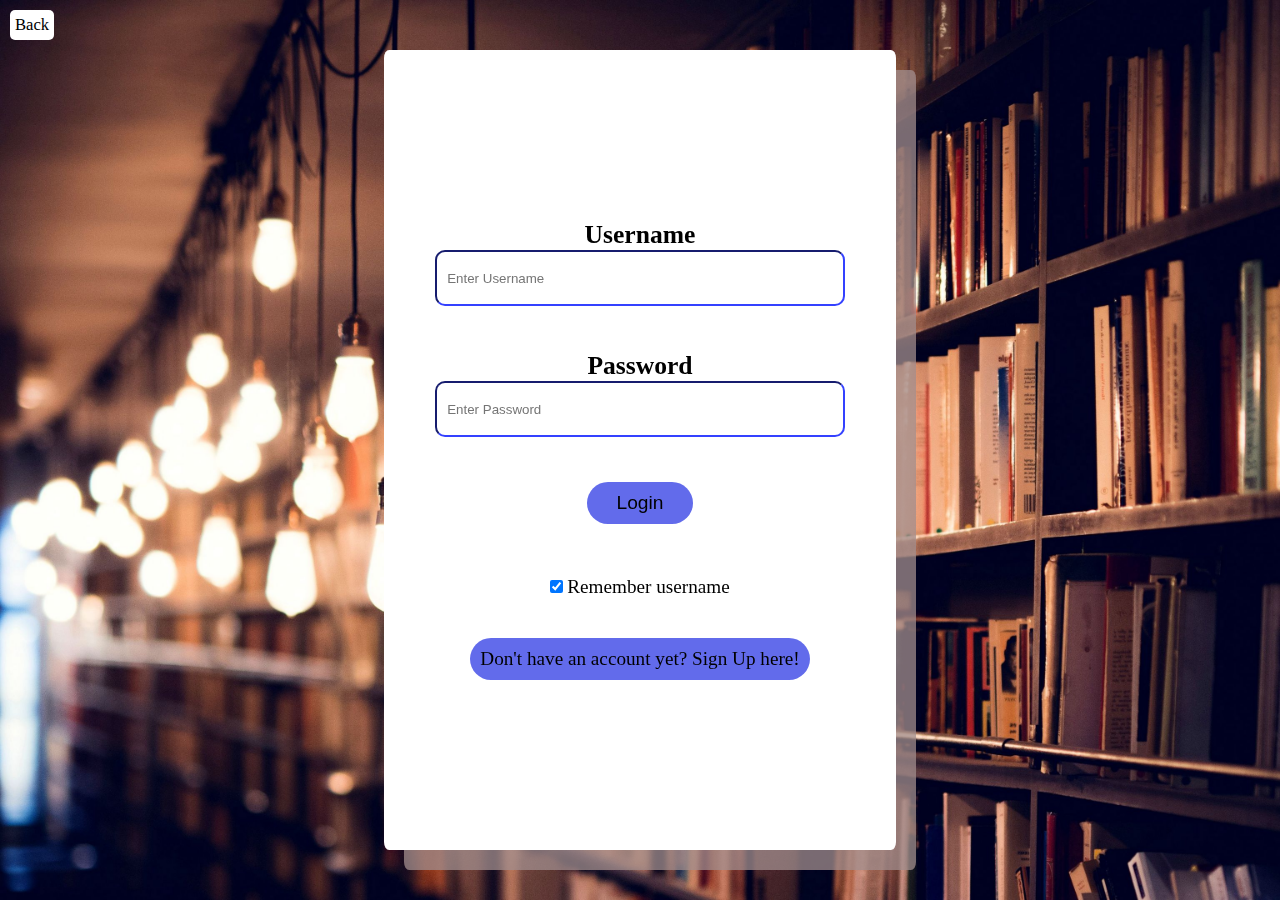
<file: login.html>
<?php
session_start();
    include("php/functions.php");
    include("php/connection.php");
?>
<!DOCTYPE html>
<html lang="en">

<head>
    <meta charset="UTF-8">
    <meta http-equiv="X-UA-Compatible" content="IE=edge">
    <meta name="viewport" content="width=device-width, initial-scale=1.0">
    <link rel="stylesheet" href="css/login.css">
    <!-- <link rel="stylesheet" href="/css/mainpage.css"> -->
    <title>Log-In</title>
</head>

<body background="img/bg.jpg">
    <div class="backbtn">
        <a href="index.html">Back</a>
    </div>
    <div class="loginwrapper">
        <div class="login">
            

                <form class="login-form" method="post" action="php/login.php">
                    
                    <label for="uname"><b> Username </b></label>
                    <input type="text" placeholder="Enter Username" name="username" required>

                    <label for="psw"><b> Password </b></label>
                    <input type="password" placeholder="Enter Password" name="pswrd" required>

                    <button type="submit"> Login </button>

                    <div class="rememberme">
                        <input type="checkbox" checked="unchecked" name="remember">
                        <label for="remember"> Remember username </label>
                        <!-- <span class="spantext">Remember username</span> -->
                    </div>
                    
                    <div class="signup">
                        <a href="signup.html"> Don't have an account yet? Sign Up here!</a>
                    </div>

                </form>
        </div>

    </div>

</body>

</html>
</file>
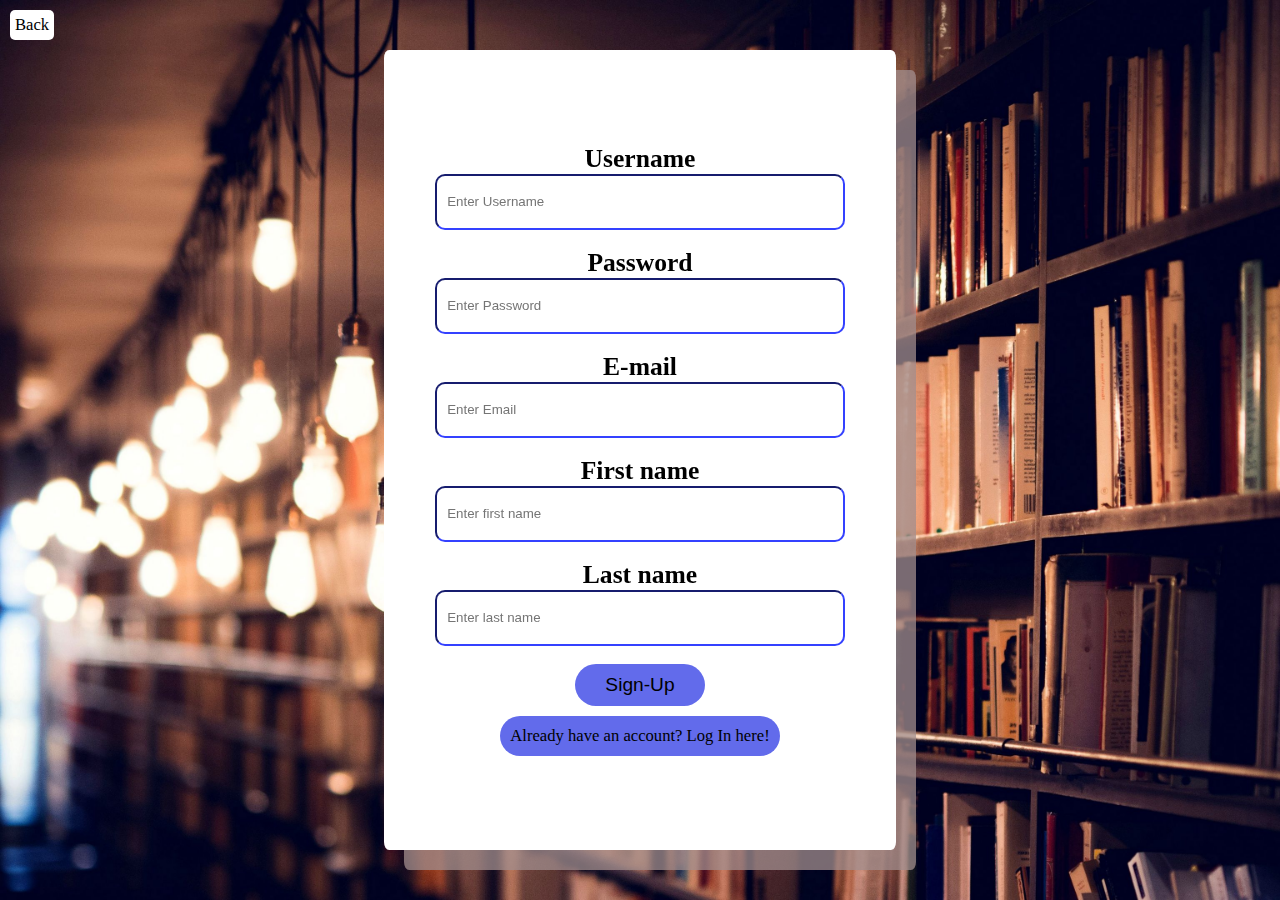
<file: signup.html>
<!DOCTYPE html>
<html lang="en">

<head>
    <meta charset="UTF-8">
    <meta http-equiv="X-UA-Compatible" content="IE=edge">
    <meta name="viewport" content="width=, initial-scale=1.0">
    <link rel="stylesheet" href="css/signup.css">
    <!-- <link rel="stylesheet" href="/css/mainpage.css"> -->
    <title>Sign-Up</title>
</head>

<body background="img/bg.jpg">
    <div class="backbtn">
        <a href="index.html">Back</a>
    </div>
    <div class="signupwrapper">

        <div class="signup">
            <form class="signup-form" method="post" action="php/signup.php">

                <label for="uname"><b> Username </b></label>
                <input type="text" placeholder="Enter Username" name="username" required>

                <label for="psw"><b> Password </b></label>
                <input type="password" placeholder="Enter Password" name="pswrd" required>

                <label for="email"><b>E-mail</b></label>
                <input type="text" placeholder="Enter Email" name="email" required>

                <label for="firstname"><b>First name</b></label>
                <input type="text" placeholder="Enter first name" name="firstname" required>

                <label for="lastname"><b>Last name</b></label>
                <input type="text" placeholder="Enter last name" name="lastname" required>

                <button type="submit"> Sign-Up </button>

                <div class="login">
                    <a href="login.html"> Already have an account? Log In here!</a>
                </div>
            </form>

        </div>

    </div>


</body>

</html>
</file>
<file: css/login.css>
* {
    padding: 0;
    margin: 0;
    box-sizing: border-box;
}
body {
  
    background-size: cover;
    background-attachment: fixed;
    background-position: center;
    background-repeat: no-repeat;
}

.backbtn{

    position: fixed;
    background-color: white;
    margin-left: 10px;
    margin-top: 10px;
    padding: 5px 5px;
    width: auto;
    text-align: center;
    border-radius: 5px;
    z-index: 1;
}

.backbtn  a{
    width: 100%;
    height: 100%;
    text-decoration: none;
    color: black;
    font-size: 1.3vw;
}

.loginwrapper {
    position: fixed;
    z-index: 0;
    height: 100%;
    width: 100vw;
    /* background-color: #2832c2; */
    padding: 50px 0;
}

.login {
    width: 40%;
    height: 100%;

    margin-left: auto;
    margin-right: auto;

    background-color: white;
    box-shadow: 20px 20px rgba(161, 142, 142, 0.75);
    border-radius: 1%;

}

.login-form {
    width: 100%;
    height: 100%;

    display: flex;
    flex-direction: column;
    align-items: center;
    justify-content: center;
}

.login-form label {
    font-size: 2vw;

}

.login-form input {
    margin-bottom: 5vh;
    width: 80%;
    height: 7%;
    border-color: #2832c2;
    border-radius: 10px;
}

.login-form input::placeholder {
    padding: 0 10px;
}

.login-form button {
    font-size: 1.5vw;
    background-color: #626beb;
    padding: 10px 30px;
    border-radius: 30px;
    border: transparent;
    box-shadow: 10px rgba(161, 142, 142, 0.411);
    cursor: pointer;
}

.rememberme {
    margin-top: 10%;
    height: auto;
    width: 100%;
    display: inline-block;
    text-align: center;
    /* display: flex;
    flex-direction: row;
    justify-content: center;
    align-items: center; */
}

.rememberme input{
    padding: unset;
    /* height: 1.4vw;
    width: 1.4vw; */
    height: auto;
    width: auto;

}
.rememberme label{
    font-size: 1.5vw;
    width: auto;

}
.signup {
    width: auto;
    height: auto;
    background-color: #626beb;
    border-radius: 30px;
    padding: 10px 10px;
}
.signup a{
    color: black; 
    text-decoration: none;
    font-size: 1.5vw;
}







@media  screen and (max-width:360px) {

    .backbtn{
        position: fixed;
        background-color: white;
        margin-left: 10px;
        margin-top: 10px;
        padding: 5px 5px;
        width: auto;
        text-align: center;
        border-radius: 5px;
        z-index: 1;
    }
    
    .backbtn  a{
        width: 100%;
        height: 100%;
        text-decoration: none;
        color: black;
        font-size: 5vw;
    }

    .loginwrapper {
        height: 100%;
        width: 100vw;
        /* background-color: #2832c2; */
        padding: 50px 0;
    }

    .login {
        width: 90%;
        height: 100%;

        margin-left: auto;
        margin-right: auto;

        background-color: white;
        box-shadow: 10px 10px rgba(161, 142, 142, 0.75);
        border-radius: 1%;

    }

    .login-form {
        width: 100%;
        height: 100%;

        display: flex;
        flex-direction: column;
        align-items: center;
        justify-content: center;
    }

    .login-form label {
        font-size: 5vw;
    }

    .login-form input {
        margin-bottom: 5vh;
        width: 80%;
        height: 7%;
        border-color: #2832c2;
        border-radius: 10px;
    }

    .login-form input::placeholder {
        padding: 0 10px;
    }

    .login-form button {
        font-size: 5vw;
        background-color: #626beb;
        padding: 10px 30px;
        border-radius: 30px;
        border: transparent;
        box-shadow: 10px rgba(161, 142, 142, 0.411);
    }

    .rememberme {
        margin-top: 10%;
        height: auto;
        width: 100%;
        display: inline-block;
        text-align: center;
        /* flex-direction: row;
        justify-content: center;
        align-items: center; */
    }

    .rememberme input {
        height: 4.5vw;
        width: 4.5vw;

    }

    .rememberme label {
        font-size: 5.8vw;
        width: auto;

    }

    .signup {
        width: auto;
        height: auto;
        background-color: #626beb;
        border-radius: 30px;
        padding: 10px 10px;
    }
    .signup a{
        color: black; 
        text-decoration: none;
        font-size: 4.5vw;
    }

}

@media screen and (max-width:760px ) and (min-width:361px){

    .backbtn{
        /* box-sizing: border-box; */
        position: fixed;
        background-color: white;
        margin-left: 10px;
        margin-top: 10px;
        width: auto;
        padding: 5px 5px;
        text-align: center;
        border-radius: 5px;
        z-index: 1;
    }
    
    .backbtn  a{
        width: 100%;
        height: 100%;
        text-decoration: none;
        color: black;
        font-size: 3vw;
    }

    .loginwrapper {
        height: 100%;
        width: 100vw;
        z-index: 0;
        padding: 50px 0;
    }

    .login {
        width: 70%;
        height: 100%;

        margin-left: auto;
        margin-right: auto;

        background-color: white;
        box-shadow: 10px 10px rgba(161, 142, 142, 0.75);
        border-radius: 1%;

    }

    .login-form {
        width: 100%;
        height: 100%;

        display: flex;
        flex-direction: column;
        align-items: center;
        justify-content: center;
    }

    .login-form label {
        font-size: 5vw;
    }

    .login-form input {
        margin-bottom: 5vh;
        width: 80%;
        height: 7%;
        border-color: #2832c2;
        border-radius: 10px;
    }

    .login-form input::placeholder {
        padding: 0 10px;
    }

    .login-form button {
        font-size: 4vw;
        background-color: #626beb;
        padding: 10px 30px;
        border-radius: 30px;
        border: transparent;
        box-shadow: 10px rgba(161, 142, 142, 0.411);
    }

    .rememberme {
        margin-top: 10%;
        height: auto;
        width: 100%;
        display: inline-block;
        text-align: center;

    }

    .rememberme input {
        height: 3vw;
        width: 3vw;
    }
    
    .rememberme label{
        font-size: 4vw;
        width: auto;
    }

    .signup {
        width: auto;
        height: auto;
        background-color: #626beb;
        border-radius: 30px;
        padding: 10px 10px;
    }
    .signup a{
        color: black; 
        text-decoration: none;
        font-size: 3.5vw;
    }

}
</file>
<file: css/signup.css>
* {
    padding: 0;
    margin: 0;
    box-sizing: border-box;
}
body {
  
    background-size: cover;
    background-attachment: fixed;
    background-position: center;
    background-repeat: no-repeat;
}
.backbtn{
    position: fixed;
    background-color: white;
    margin-left: 10px;
    margin-top: 10px;
    padding: 5px 5px;
    width: auto;
    text-align: center;
    border-radius: 5px;
    z-index: 1;
}

.backbtn  a{
    width: 100%;
    height: 100%;
    text-decoration: none;
    color: black;
    font-size: 1.3vw;
}

.signupwrapper {
    z-index: 0;
    position: fixed;
    height: 100%;
    width: 100vw;
    /* background-color: #2832c2; */
    padding: 50px 0 50px 0;
}

.signup {
    width: 40%;
    height: 100%;

    margin-left: auto;
    margin-right: auto;

    background-color: white;
    box-shadow: 20px 20px rgba(161, 142, 142, 0.75);
    border-radius: 1%;

}

.signup-form {
    width: 100%;
    height: 100%;

    display: flex;
    flex-direction: column;
    align-items: center;
    justify-content: center;
}

.signup-form label {
    font-size: 2vw;

}

.signup-form input {
    margin-bottom: 2vh;
    width: 80%;
    height:7%;
    border-color: #2832c2;
    border-radius: 10px;
}

.signup-form input::placeholder {
    padding: 0 10px;
}

.signup-form button {
    font-size: 1.5vw;
    background-color: #626beb;
    padding: 10px 30px;
    border-radius: 30px;
    border: transparent;
    box-shadow: 10px rgba(161, 142, 142, 0.411);
    margin-bottom: 2%;
}

.login {
    width: auto;
    height: auto;
    background-color: #626beb;
    border-radius: 30px;
    padding: 10px 10px;
}
.login a{
    color: black; 
    text-decoration: none;
    font-size: 1.3vw;
}







@media  screen and (max-width:360px) {
    .backbtn{
        position: fixed;
        background-color: white;
        margin-left: 10px;
        margin-top: 10px;
        padding: 5px 5px;
        width: auto;
        text-align: center;
        border-radius: 5px;
        z-index: 1;
    }
    
    .backbtn  a{
        width: 100%;
        height: 100%;
        text-decoration: none;
        color: black;
        font-size: 5vw;
    }

    .signupwrapper {
        z-index: 0;
        position: fixed;
        height: 100%;
        width: 100vw;
        padding: 50px 0 50px 0;
    }

    .signup {
        width: 90%;
        height: 100%;

        margin-left: auto;
        margin-right: auto;

        background-color: white;
        box-shadow: 10px 10px rgba(161, 142, 142, 0.75);
        border-radius: 1%;

    }

    .signup-form {
        width: 100%;
        height: 100%;

        display: flex;
        flex-direction: column;
        align-items: center;
        justify-content: center;
    }

    .signup-form label {
        font-size: 5vw;
    }

    .signup-form input {
        margin-bottom: 2vh;
        width: 80%;
        height: 7%;
        border-color: #2832c2;
        border-radius: 10px;
    }

    .signup-form input::placeholder {
        padding: 0 10px;
    }

    .signup-form button {
        font-size: 5vw;
        background-color: #626beb;
        padding: 10px 30px;
        border-radius: 30px;
        border: transparent;
        box-shadow: 10px rgba(161, 142, 142, 0.411);
    }

    .rememberme {
        margin-top: 5%;
        height: auto;
        width: 100%;
        display: inline-block;
        text-align: center;
        /* flex-direction: row;
        justify-content: center;
        align-items: center; */
    }

    .rememberme input {
        height: 4.5vw;
        width: 4.5vw;

    }

    .rememberme label {
        font-size: 5.8vw;
        width: auto;

    }

    .login {
        width: auto;
        height: auto;
        background-color: #626beb;
        border-radius: 30px;
        padding: 10px 10px;
    }
    .login a{
        color: black; 
        text-decoration: none;
        font-size: 4.5vw;
    }

}

@media screen and (max-width:760px ) and (min-width:361px){
    .backbtn{
        position: fixed;
        background-color: white;
        margin-left: 10px;
        margin-top: 10px;
        padding: 5px 5px;
        width: auto;
        text-align: center;
        border-radius: 5px;
        z-index: 1;
    }
    
    .backbtn  a{
        width: 100%;
        height: 100%;
        text-decoration: none;
        color: black;
        font-size: 3vw;
    }

    .signupwrapper {
        position: fixed;
        z-index: 0;
        height: 100%;
        width: 100vw;
        padding: 50px 0 50px 0;
    }

    .signup {
        width: 70%;
        height: 100%;

        margin-left: auto;
        margin-right: auto;

        background-color: white;
        box-shadow: 10px 10px rgba(161, 142, 142, 0.75);
        border-radius: 1%;

    }

    .signup-form {
        width: 100%;
        height: 100%;

        display: flex;
        flex-direction: column;
        align-items: center;
        justify-content: center;
    }

    .signup-form label {
        font-size: 3vw;
    }

    .signup-form input {
        margin-bottom: 2vh;
        width: 80%;
        height: 7%;
        border-color: #2832c2;
        border-radius: 10px;
    }

    .signup-form input::placeholder {
        padding: 0 10px;
    }

    .signup-form button {
        font-size: 4vw;
        background-color: #626beb;
        padding: 10px 30px;
        border-radius: 30px;
        border: transparent;
        box-shadow: 10px rgba(161, 142, 142, 0.411);
        cursor: pointer;
    }

    .rememberme {
        margin-top: 5%;
        height: auto;
        width: 100%;
        display: inline-block;
        text-align: center;

    }

    .rememberme input {
        height: 3vw;
        width: 3vw;
    }
    
    .rememberme label{
        font-size: 4vw;
        width: auto;
    }

    .login {
        width: auto;
        height: auto;
        background-color: #626beb;
        border-radius: 30px;
        padding: 10px 10px;
    }
    .login a{
        color: black; 
        text-decoration: none;
        font-size: 3.2vw;
    }

}
</file>
